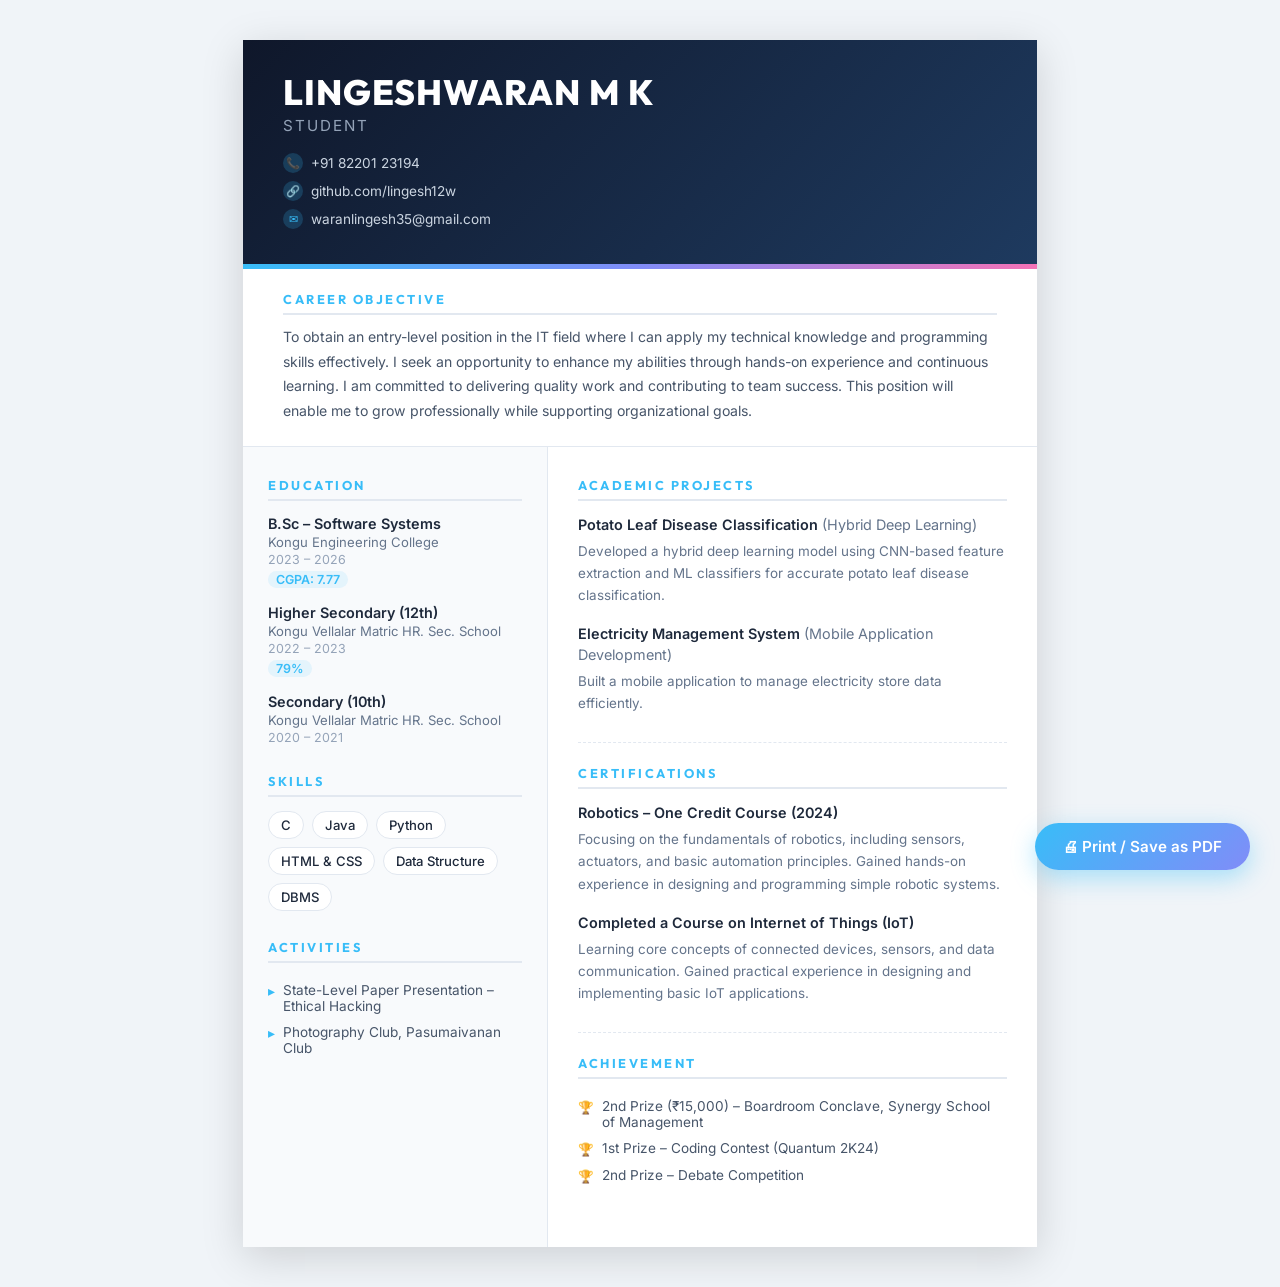
<file: resume.html>
<!DOCTYPE html>
<html lang="en">
<head>
    <meta charset="UTF-8">
    <meta name="viewport" content="width=device-width, initial-scale=1.0">
    <title>Resume – Lingeshwaran M K</title>
    <link href="https://fonts.googleapis.com/css2?family=Inter:wght@300;400;500;600;700&family=Outfit:wght@700;800&display=swap" rel="stylesheet">
    <style>
        * {
            margin: 0;
            padding: 0;
            box-sizing: border-box;
        }

        body {
            font-family: 'Inter', sans-serif;
            background: #f0f4f8;
            color: #1a1a2e;
            display: flex;
            justify-content: center;
            padding: 40px 20px;
        }

        .resume {
            background: #fff;
            width: 210mm;
            min-height: 297mm;
            box-shadow: 0 10px 40px rgba(0,0,0,0.15);
            overflow: hidden;
        }

        /* Header */
        .header {
            background: linear-gradient(135deg, #0f172a 0%, #1e3a5f 100%);
            color: #fff;
            padding: 35px 40px;
            display: flex;
            align-items: center;
            justify-content: space-between;
        }

        .header-left h1 {
            font-family: 'Outfit', sans-serif;
            font-size: 2.2rem;
            font-weight: 800;
            letter-spacing: 1px;
            line-height: 1;
        }

        .header-left .title {
            font-size: 0.95rem;
            color: #94a3b8;
            margin-top: 6px;
            font-weight: 400;
            letter-spacing: 2px;
            text-transform: uppercase;
        }

        .header-contact {
            display: flex;
            flex-direction: column;
            gap: 8px;
            margin-top: 18px;
        }

        .contact-item {
            display: flex;
            align-items: center;
            gap: 8px;
            font-size: 0.85rem;
            color: #cbd5e1;
        }

        .contact-item .icon {
            width: 20px;
            height: 20px;
            background: rgba(56,189,248,0.2);
            border-radius: 50%;
            display: flex;
            align-items: center;
            justify-content: center;
            color: #38bdf8;
            font-size: 0.7rem;
            flex-shrink: 0;
        }

        /* Accent bar */
        .accent-bar {
            height: 5px;
            background: linear-gradient(90deg, #38bdf8, #818cf8, #f472b6);
        }

        /* Body */
        .body {
            display: grid;
            grid-template-columns: 1fr 1.6fr;
            gap: 0;
        }

        /* Left Column */
        .left-col {
            background: #f8fafc;
            padding: 30px 25px;
            border-right: 1px solid #e2e8f0;
        }

        /* Right Column */
        .right-col {
            padding: 30px 30px;
        }

        /* Section Title */
        .section-title {
            font-family: 'Outfit', sans-serif;
            font-size: 0.8rem;
            font-weight: 700;
            letter-spacing: 2.5px;
            text-transform: uppercase;
            color: #38bdf8;
            margin-bottom: 14px;
            padding-bottom: 6px;
            border-bottom: 2px solid #e2e8f0;
        }

        .section {
            margin-bottom: 28px;
        }

        /* Objective */
        .objective-text {
            font-size: 0.88rem;
            color: #475569;
            line-height: 1.75;
        }

        /* Education */
        .edu-item {
            margin-bottom: 16px;
        }

        .edu-item h4 {
            font-size: 0.9rem;
            font-weight: 600;
            color: #1e293b;
        }

        .edu-item .institution {
            font-size: 0.82rem;
            color: #64748b;
            margin-top: 2px;
        }

        .edu-item .year {
            font-size: 0.78rem;
            color: #94a3b8;
            margin-top: 2px;
        }

        .edu-item .score {
            display: inline-block;
            font-size: 0.78rem;
            font-weight: 600;
            color: #38bdf8;
            background: rgba(56,189,248,0.1);
            padding: 1px 8px;
            border-radius: 10px;
            margin-top: 4px;
        }

        /* Skills */
        .skills-list {
            display: flex;
            flex-wrap: wrap;
            gap: 8px;
        }

        .skill-badge {
            background: #fff;
            border: 1px solid #e2e8f0;
            color: #1e293b;
            font-size: 0.82rem;
            font-weight: 500;
            padding: 5px 12px;
            border-radius: 20px;
        }

        /* Activities */
        .activities-list {
            list-style: none;
        }

        .activities-list li {
            font-size: 0.85rem;
            color: #475569;
            padding: 5px 0;
            display: flex;
            gap: 8px;
            align-items: flex-start;
        }

        .activities-list li::before {
            content: '▸';
            color: #38bdf8;
            flex-shrink: 0;
            margin-top: 1px;
        }

        /* Projects / Certifications */
        .proj-item, .cert-item {
            margin-bottom: 18px;
        }

        .proj-item h4, .cert-item h4 {
            font-size: 0.9rem;
            font-weight: 600;
            color: #1e293b;
            line-height: 1.4;
        }

        .proj-item h4 span, .cert-item h4 span {
            font-weight: 400;
            color: #64748b;
        }

        .proj-item p, .cert-item p {
            font-size: 0.84rem;
            color: #64748b;
            margin-top: 5px;
            line-height: 1.65;
        }

        /* Achievements */
        .achievements-list {
            list-style: none;
        }

        .achievements-list li {
            font-size: 0.85rem;
            color: #475569;
            padding: 5px 0;
            display: flex;
            gap: 8px;
            align-items: flex-start;
        }

        .achievements-list li::before {
            content: '🏆';
            flex-shrink: 0;
            font-size: 0.78rem;
            margin-top: 2px;
        }

        /* Divider between sections in right column */
        .right-col .section + .section {
            border-top: 1px dashed #e2e8f0;
            padding-top: 22px;
        }

        /* Print Styles */
        @media print {
            body {
                background: none;
                padding: 0;
            }
            .resume {
                box-shadow: none;
                width: 100%;
            }
            .print-btn {
                display: none;
            }
        }

        /* Print Button */
        .print-btn {
            position: fixed;
            bottom: 30px;
            right: 30px;
            background: linear-gradient(135deg, #38bdf8, #818cf8);
            color: #fff;
            border: none;
            padding: 14px 28px;
            border-radius: 30px;
            font-size: 0.95rem;
            font-weight: 600;
            cursor: pointer;
            box-shadow: 0 8px 25px rgba(56,189,248,0.4);
            font-family: 'Inter', sans-serif;
            transition: transform 0.2s, box-shadow 0.2s;
        }

        .print-btn:hover {
            transform: translateY(-3px);
            box-shadow: 0 12px 30px rgba(56,189,248,0.5);
        }
    </style>
</head>
<body>

<div class="resume">

    <!-- Header -->
    <div class="header">
        <div class="header-left">
            <h1>LINGESHWARAN M K</h1>
            <div class="title">Student</div>
            <div class="header-contact">
                <div class="contact-item">
                    <div class="icon">📞</div>
                    <span>+91 82201 23194</span>
                </div>
                <div class="contact-item">
                    <div class="icon">🔗</div>
                    <span>github.com/lingesh12w</span>
                </div>
                <div class="contact-item">
                    <div class="icon">✉</div>
                    <span>waranlingesh35@gmail.com</span>
                </div>
            </div>
        </div>
    </div>

    <!-- Accent Bar -->
    <div class="accent-bar"></div>

    <!-- Career Objective (full width) -->
    <div style="padding: 22px 40px; border-bottom: 1px solid #e2e8f0; background: #fff;">
        <div class="section-title" style="margin-bottom: 10px;">Career Objective</div>
        <p class="objective-text">
            To obtain an entry-level position in the IT field where I can apply my technical knowledge and programming skills effectively. I seek an opportunity to enhance my abilities through hands-on experience and continuous learning. I am committed to delivering quality work and contributing to team success. This position will enable me to grow professionally while supporting organizational goals.
        </p>
    </div>

    <!-- Two Column Body -->
    <div class="body">

        <!-- LEFT COLUMN -->
        <div class="left-col">

            <!-- Education -->
            <div class="section">
                <div class="section-title">Education</div>

                <div class="edu-item">
                    <h4>B.Sc – Software Systems</h4>
                    <div class="institution">Kongu Engineering College</div>
                    <div class="year">2023 – 2026</div>
                    <span class="score">CGPA: 7.77</span>
                </div>

                <div class="edu-item">
                    <h4>Higher Secondary (12th)</h4>
                    <div class="institution">Kongu Vellalar Matric HR. Sec. School</div>
                    <div class="year">2022 – 2023</div>
                    <span class="score">79%</span>
                </div>

                <div class="edu-item">
                    <h4>Secondary (10th)</h4>
                    <div class="institution">Kongu Vellalar Matric HR. Sec. School</div>
                    <div class="year">2020 – 2021</div>
                </div>
            </div>

            <!-- Skills -->
            <div class="section">
                <div class="section-title">Skills</div>
                <div class="skills-list">
                    <span class="skill-badge">C</span>
                    <span class="skill-badge">Java</span>
                    <span class="skill-badge">Python</span>
                    <span class="skill-badge">HTML & CSS</span>
                    <span class="skill-badge">Data Structure</span>
                    <span class="skill-badge">DBMS</span>
                </div>
            </div>

            <!-- Activities -->
            <div class="section">
                <div class="section-title">Activities</div>
                <ul class="activities-list">
                    <li>State-Level Paper Presentation – Ethical Hacking</li>
                    <li>Photography Club, Pasumaivanan Club</li>
                </ul>
            </div>

        </div>

        <!-- RIGHT COLUMN -->
        <div class="right-col">

            <!-- Academic Projects -->
            <div class="section">
                <div class="section-title">Academic Projects</div>

                <div class="proj-item">
                    <h4>Potato Leaf Disease Classification <span>(Hybrid Deep Learning)</span></h4>
                    <p>Developed a hybrid deep learning model using CNN-based feature extraction and ML classifiers for accurate potato leaf disease classification.</p>
                </div>

                <div class="proj-item">
                    <h4>Electricity Management System <span>(Mobile Application Development)</span></h4>
                    <p>Built a mobile application to manage electricity store data efficiently.</p>
                </div>
            </div>

            <!-- Certifications -->
            <div class="section">
                <div class="section-title">Certifications</div>

                <div class="cert-item">
                    <h4>Robotics – One Credit Course (2024)</h4>
                    <p>Focusing on the fundamentals of robotics, including sensors, actuators, and basic automation principles. Gained hands-on experience in designing and programming simple robotic systems.</p>
                </div>

                <div class="cert-item">
                    <h4>Completed a Course on Internet of Things (IoT)</h4>
                    <p>Learning core concepts of connected devices, sensors, and data communication. Gained practical experience in designing and implementing basic IoT applications.</p>
                </div>
            </div>

            <!-- Achievements -->
            <div class="section">
                <div class="section-title">Achievement</div>
                <ul class="achievements-list">
                    <li>2nd Prize (₹15,000) – Boardroom Conclave, Synergy School of Management</li>
                    <li>1st Prize – Coding Contest (Quantum 2K24)</li>
                    <li>2nd Prize – Debate Competition</li>
                </ul>
            </div>

        </div>
    </div>

</div>

<button class="print-btn" onclick="window.print()">🖨 Print / Save as PDF</button>

</body>
</html>
</file>
